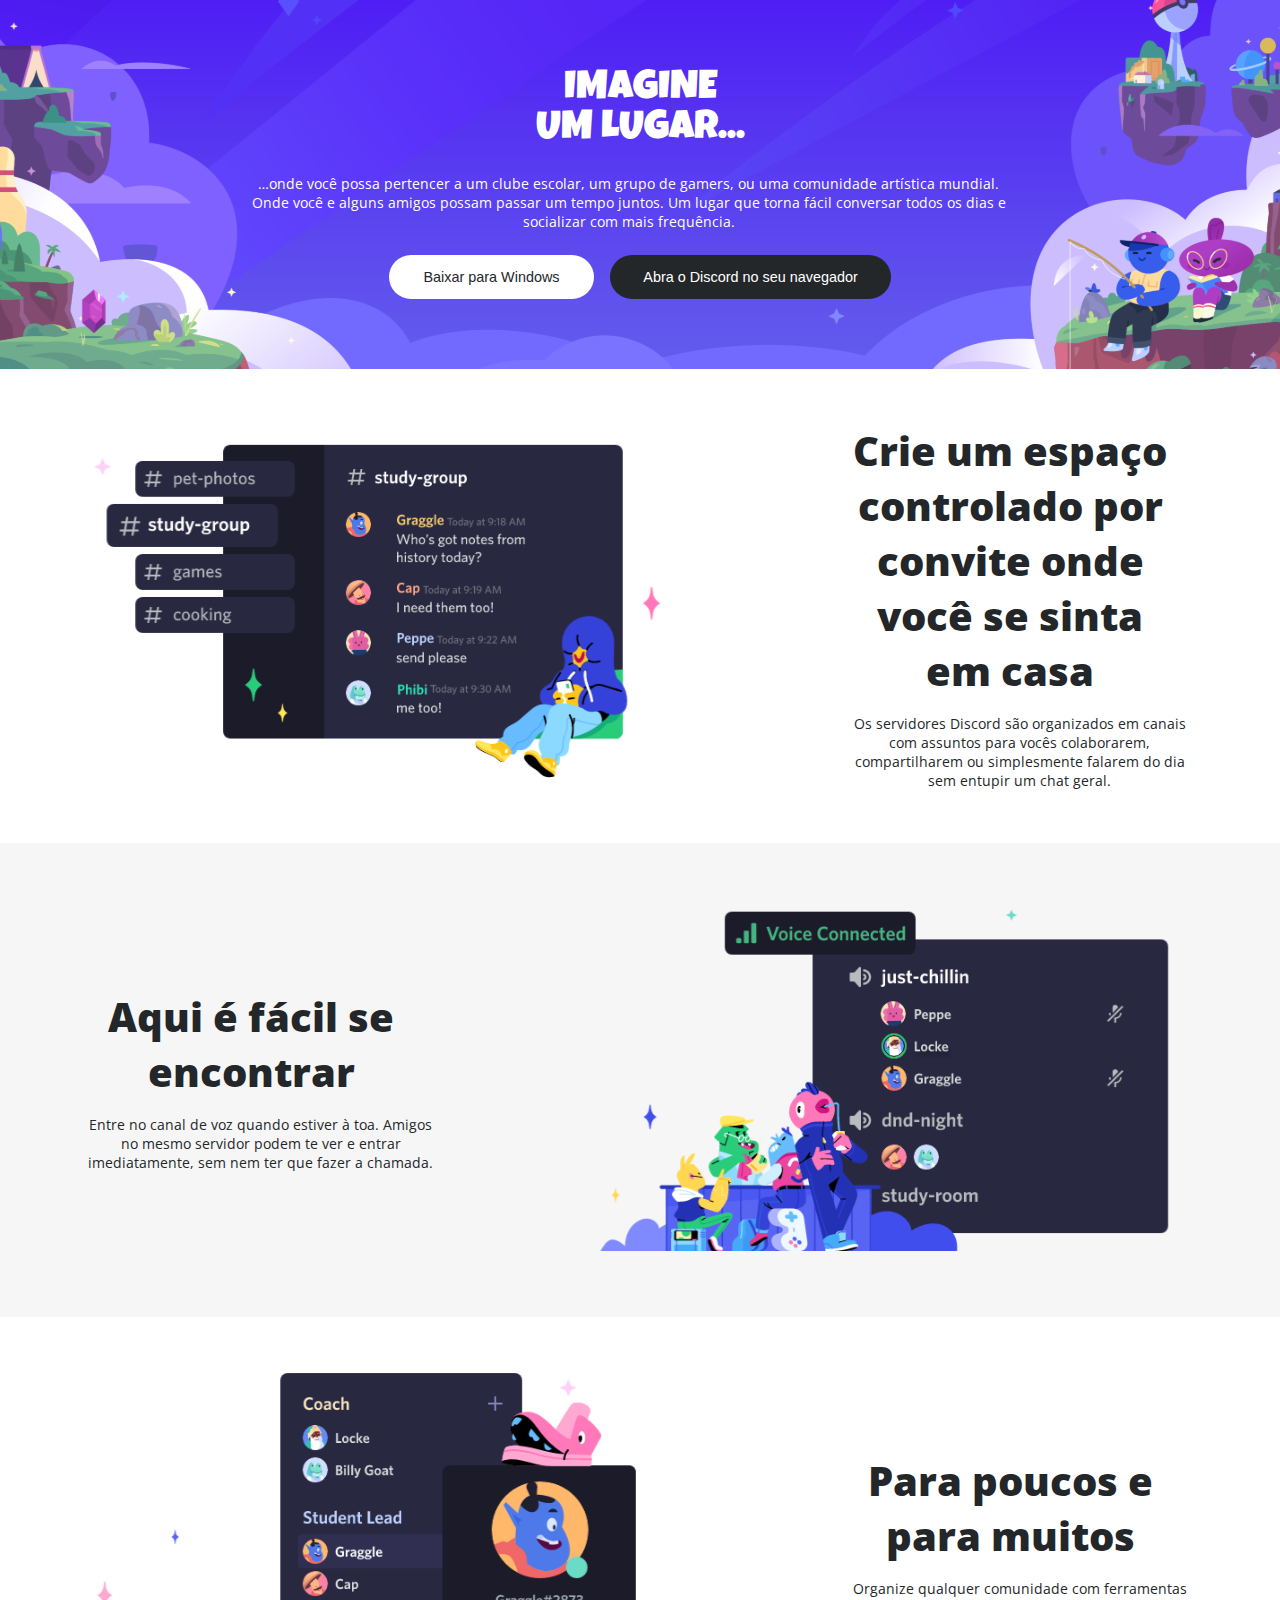
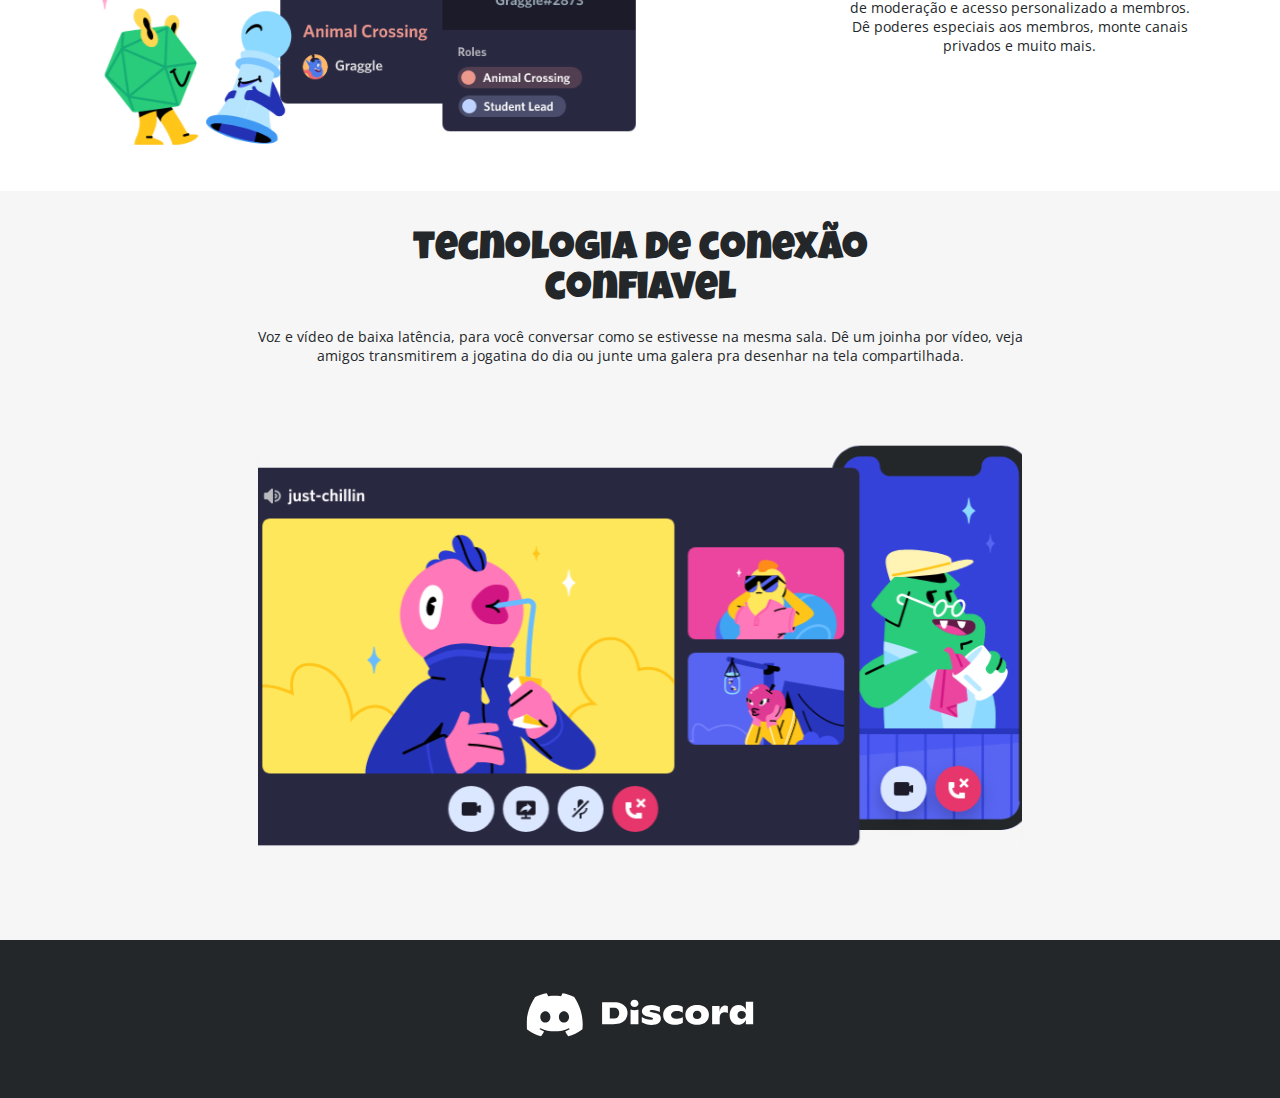
<file: index.html>
<!DOCTYPE html>
<html lang="pt-BR">
<head>
    <meta charset="UTF-8">
    <meta http-equiv="X-UA-Compatible" content="IE=edge">
    <meta name="viewport" content="width=device-width, initial-scale=1.0">
    <link rel="stylesheet" href="assets/css/style.css">
    <title>Cristiano Souza | Discord - Responsivo</title>
</head>
<body>
    <header>
        <div class="header-container">
            <h1>imagine um lugar...</h1>
            <p>…onde você possa pertencer a um clube escolar, um grupo de gamers, ou uma comunidade artística mundial. Onde você e alguns amigos possam passar um tempo juntos. Um lugar que torna fácil conversar todos os dias e socializar com mais frequência.</p>
            <div class="btn-contente">
                <button class="btn-windows">Baixar para Windows</button>
                <button class="btn-navigator">Abra o Discord no seu navegador</button>
            </div>
        </div>
    </header>
    <main>
        <section id="section-bg-01" class="main-01 section">
            <img src="assets/img/section01.svg" alt="image section 1">
            <div class="content-section">
                <div class="section-text-h2">
                    <h2>Crie um espaço controlado por convite onde você se sinta em casa</h2>
                </div>
                <div class="section-text-p">
                    <p>Os servidores Discord são organizados em canais com assuntos para vocês colaborarem, compartilharem ou simplesmente falarem do dia sem entupir um chat geral.</p>
                </div>
            </div>
        </section>
        <section id="section-bg-02" class="main-02 section">
            <img src="assets/img/section02.svg" alt="image section 2">
            <div class="content-section main02"> 
                <div class="section-text-h2">
                    <h2>Aqui é fácil se encontrar</h2>
                </div>
                <div class="section-text-p">
                    <p>Entre no canal de voz quando estiver à toa. Amigos no mesmo servidor podem te ver e entrar imediatamente, sem nem ter que fazer a chamada.</p>
                </div>
            </div>    
        </section>
        <section id="section-bg-03" class="main-03 section">
            <img src="assets/img/section03.svg" alt="image section 3">
            <div class="content-section">
                <div class="section-text-h2">
                    <h2>Para poucos e para muitos</h2>
                </div>
                <div class="section-text-p">
                    <p>Organize qualquer comunidade com ferramentas de moderação e acesso personalizado a membros. Dê poderes especiais aos membros, monte canais privados e muito mais.</p>
                </div>
            </div>       
        </section>
        <section id="section-bg-04" class="main-04 section">
            <img src="assets/img/section04.svg" alt="image section 4">
            <div class="content-section main04">
                <div class="section-text-h2 text-h2">
                    <h2>tecnologia de conexão confiavel</h2>
                </div>
                <div class="section-text-p text-p">
                    <p>Voz e vídeo de baixa latência, para você conversar como se estivesse na mesma sala. Dê um joinha por vídeo, veja amigos transmitirem a jogatina do dia ou junte uma galera pra desenhar na tela compartilhada.</p>
                </div>
            </div>
        </section>   
    </main>
    <footer>
        <img src="assets/img/logodc.svg" alt="logo Discord">
    </footer>
</body>
</html>
</file>
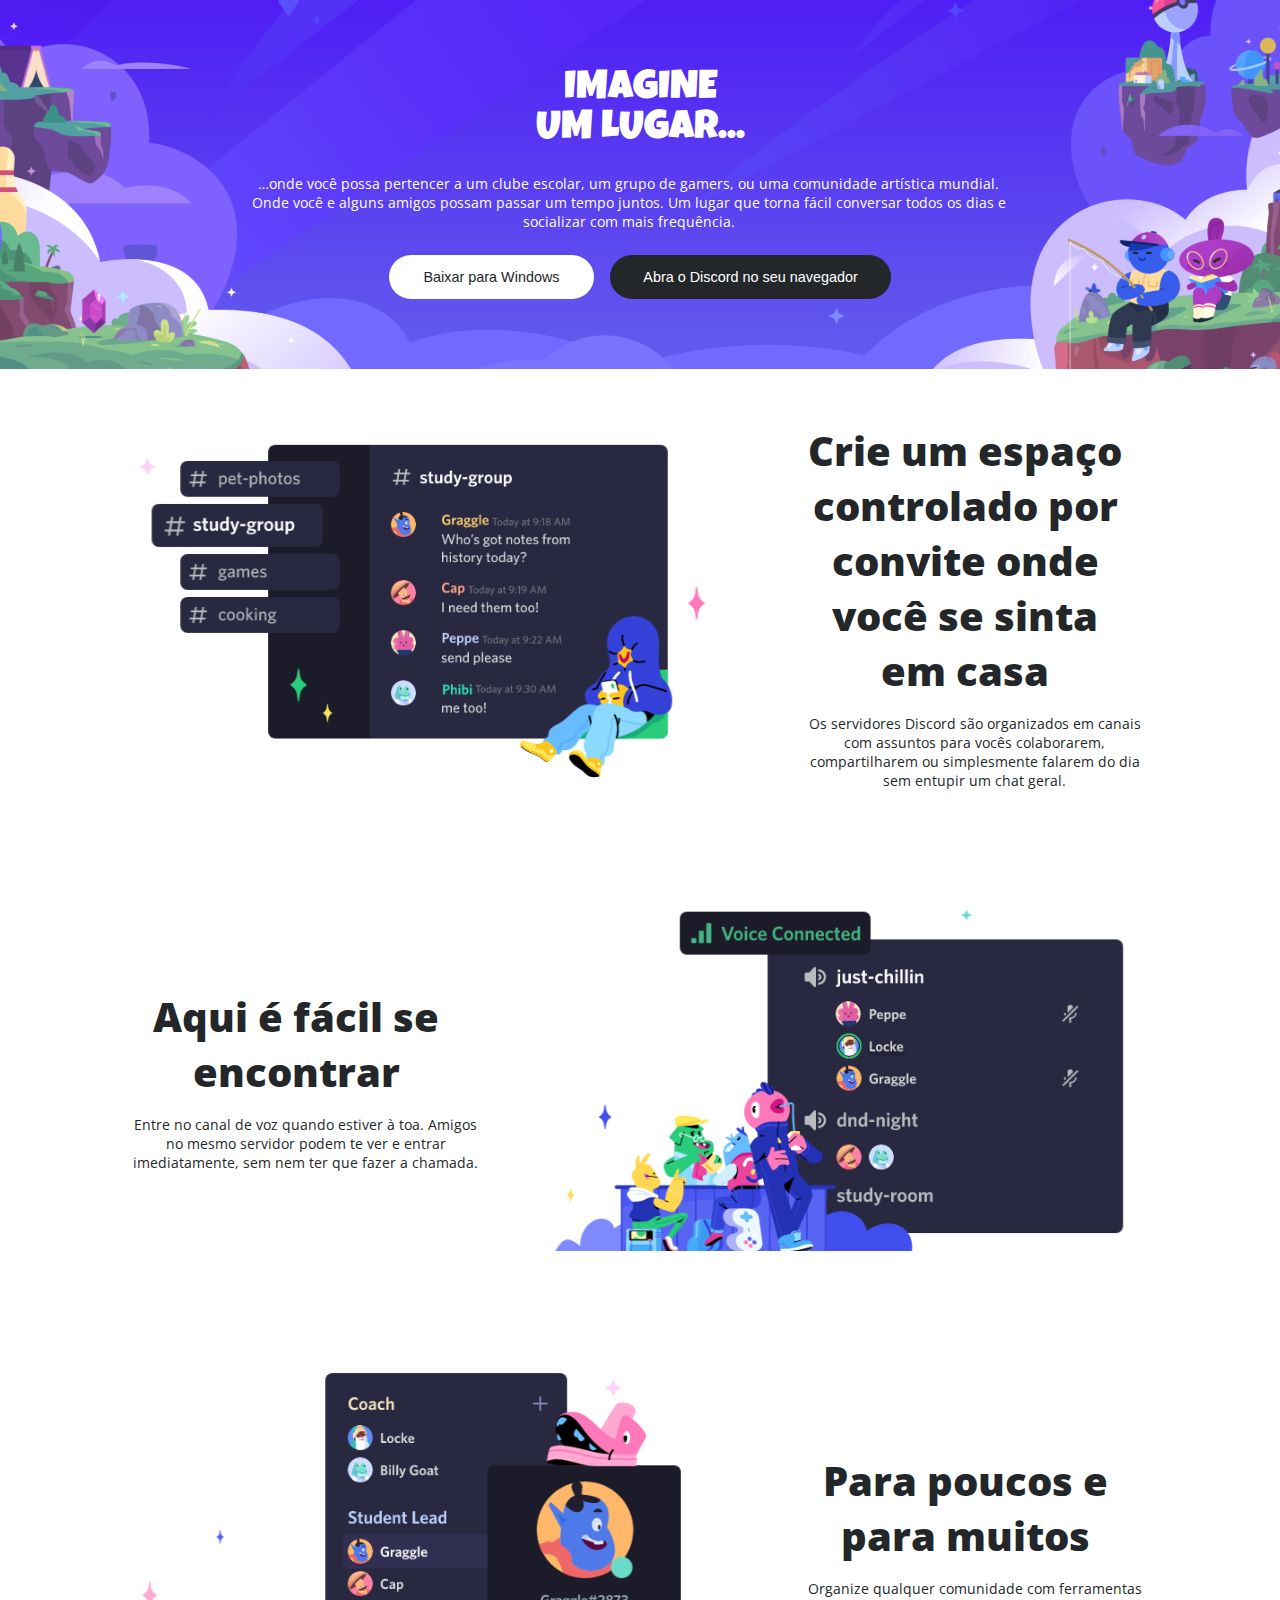
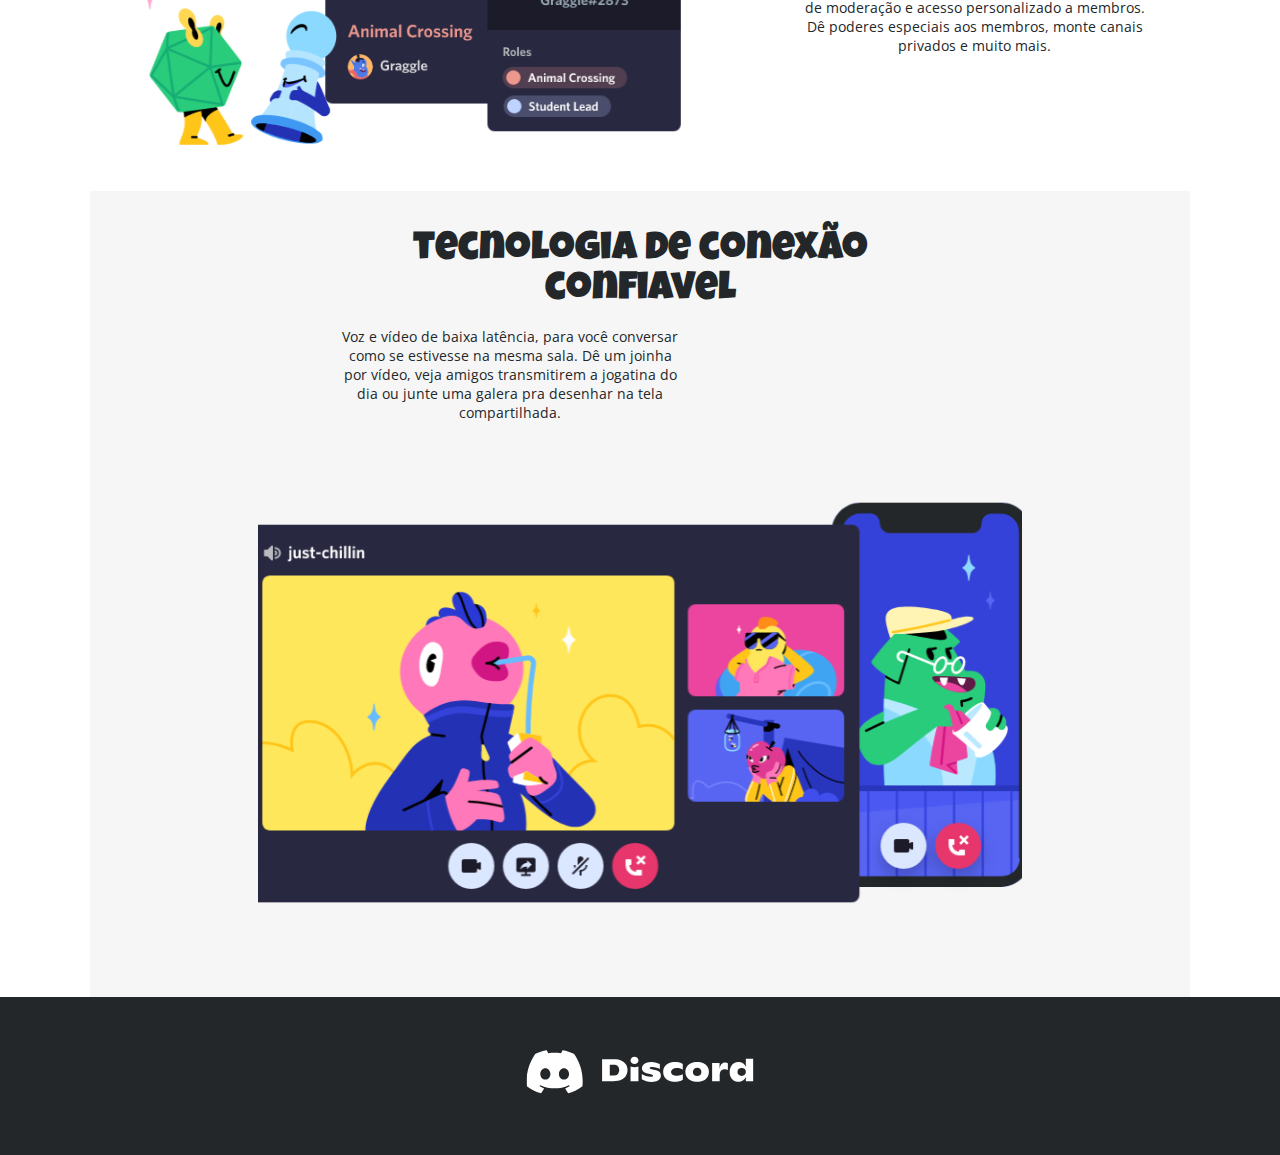
<file: assets/index.html>
<!DOCTYPE html>
<html lang="pt-BR">
<head>
    <meta charset="UTF-8">
    <meta http-equiv="X-UA-Compatible" content="IE=edge">
    <meta name="viewport" content="width=device-width, initial-scale=1.0">
    <link rel="stylesheet" href="./css/style.css">
    <title>Cristiano Souza | Discord - Responsivo</title>
</head>
<body>
    <header>
        <div class="header-container">
            <h1>imagine um lugar...</h1>
            <p>…onde você possa pertencer a um clube escolar, um grupo de gamers, ou uma comunidade artística mundial. Onde você e alguns amigos possam passar um tempo juntos. Um lugar que torna fácil conversar todos os dias e socializar com mais frequência.</p>
            <div class="btn-contente">
                <button class="btn-windows">Baixar para Windows</button>
                <button class="btn-navigator">Abra o Discord no seu navegador</button>
            </div>
        </div>
    </header>
    <main>
        <section class="main-01 section">
            <img src="./img/section01.svg" alt="image section 1">
            <div class="content-section">
                <div class="section-text-h2">
                    <h2>Crie um espaço controlado por convite onde você se sinta em casa</h2>
                </div>
                <div class="section-text-p">
                    <p>Os servidores Discord são organizados em canais com assuntos para vocês colaborarem, compartilharem ou simplesmente falarem do dia sem entupir um chat geral.</p>
                </div>
            </div>
        </section>
        <section class="main-02 section">
            <img src="./img/section02.svg" alt="image section 2">
            <div class="content-section"> 
                <div class="section-text-h2">
                    <h2>Aqui é fácil se encontrar</h2>
                </div>
                <div class="section-text-p">
                    <p>Entre no canal de voz quando estiver à toa. Amigos no mesmo servidor podem te ver e entrar imediatamente, sem nem ter que fazer a chamada.</p>
                </div>
            </div>    
        </section>
        <section class="main-03 section">
            <img src="./img/section03.svg" alt="image section 3">
            <div class="content-section">
                <div class="section-text-h2">
                    <h2>Para poucos e para muitos</h2>
                </div>
                <div class="section-text-p">
                    <p>Organize qualquer comunidade com ferramentas de moderação e acesso personalizado a membros. Dê poderes especiais aos membros, monte canais privados e muito mais.</p>
                </div>
            </div>       
        </section>
        <section class="main-04 section">
            <img src="./img/section04.svg" alt="image section 4">
            <div class="content-section main04">
                <div class="section-text-h2 text-h2">
                    <h2>tecnologia de conexão confiavel</h2>
                </div>
                <div class="section-text-p">
                    <p>Voz e vídeo de baixa latência, para você conversar como se estivesse na mesma sala. Dê um joinha por vídeo, veja amigos transmitirem a jogatina do dia ou junte uma galera pra desenhar na tela compartilhada.</p>
                </div>
            </div>
        </section>   
    </main>
    <footer>
        <img src="./img/logodc.svg" alt="logo Discord">
    </footer>
</body>
</html>
</file>
<file: assets/css/style.css>
@import url('https://fonts.googleapis.com/css2?family=Luckiest+Guy&family=Open+Sans:wght@400;800&display=swap');

:root {
    /* RESPONSIVE */
    /* COLORS */ 
    --color-primary: #23272A;
    --color-secudary: #FFF;
}
*{
    margin: 0;
    padding: 0;
    box-sizing: border-box;
}
body {
    width: 100%;
    display: flex;
    flex-direction: column; 
    overflow-x: hidden;
    overflow-y: scroll;
}
/*  Style Header  */
header {
    display: flex;
    justify-content: center;
    width: 100%;
    background: url(../img/headerbg.svg) center / cover no-repeat;
}
.header-container {
    display: flex;
    width: 328px;
    flex-direction: column;
    justify-content: center;
    padding: 70px 10px;
    gap: 24px;   
}
header h1{
    font-family: 'Luckiest Guy', sans-serif;
    font-size: 1.5rem;
    font-weight: 400;
    text-transform: uppercase;
    color: var(--color-secudary);
    width: 178px;
}
header p {
    font-family: 'Open Sans', sans-serif;
    font-size: 0.9rem;
    font-weight: 400;
    color: var(--color-secudary);
    width: 311px;  
}
.btn-contente {
    display: flex;
    flex-direction: column;
    gap: 16px;
}
.btn-windows {
    background: var(--color-secudary);
    border: none;
    font-family: 'Open Sans' sans-serif;
    font-size: 0.9rem;
    font-weight: 400; 
    color: var(--color-primary);
    width: 300px;
    height: 34px;
    border-radius: 28px;
}
.btn-navigator {
    background: var(--color-primary);
    border: none;
    font-family: 'Open Sans' sans-serif;
    font-size: 0.9rem;
    font-weight: 400;
    color: var(--color-secudary);
    width: 300px;
    height: 34px;
    border-radius: 28px;
}
/*  Style Main  */
main {
    display: flex;
    width: 100%;
    flex-direction: column;
    justify-content: center;
    align-items: center;
}
.section {
    width: 100%;
    display: flex;
    flex-direction: column;
    padding: 40px 24px;
    justify-content: center;
    gap: 27px;
}
.section img {
    width: 100%;
    display: flex;
    margin: auto;
}
.section-text-h2 h2 {
    font-family: 'Open Sans', sans-serif;
    font-size: 1.5em;
    font-weight: 800;
    color: var(--color-primary);
    width: 329px; 
}
.section-text-p p {
    font-family: 'Open Sans', sans-serif;
    font-size: 0.9rem;
    font-weight: 400;
    color: var(--color-primary);
    width: 329px;    
}
.text-h2 h2 {
    font-family: 'Luckiest Guy', sans-serif;
    font-size: 1.5rem;
    font-weight: 400;
    color: var(--color-primary);
    width: 329px;   
}
.main-01, .main-03 {
    margin: auto;
}
.main-04 {
    display: flex;
    flex-direction: column-reverse; 
    background: #F6F6F6;
}
.main-04 img {
    width: 329px;
    
}
.content-section {
    margin: auto;
    display: flex;
    flex-direction: column;
    gap: 16px;
}
#section-bg-04, #section-bg-02 {
    width: 100%;
    background: #F6F6F6;  
}
#section-bg-01, #section-bg-03 {
    width: 100%;
}

/*  Style Footer  */

footer {
    background: var(--color-primary);
    width: 100%;
    display: flex;
    justify-content: center;
    align-items: center;
    padding: 44px 133px 51px;
}
footer img {
    display: flex;
    justify-content: center;
    align-items: center;
    width: 10rem;   
}

/*  Media query  Small  640px  */

@media (min-width: 640px){

    header {
        background: url(../img/headerbgd.svg) center / cover no-repeat; 
    }
    header h1 {
        margin: auto;
        text-align: center;
        font-size: 2.5rem;
        width: 210px;  
    }
    .section {
        width: 500px;
        margin: auto;
    }
    .section img {
        width: 100%;
    }
    .content-section {
        margin: auto;
        text-align: center;
    }
   }

/*  Media query  Medium 840px  */

@media (min-width: 840px){ 

    header {
        width: 100%;
        height: auto;
        background: url(../img/headerbgd.svg) center / cover no-repeat;
    }
    .header-container {
         width: 800px; 
     }
    header p {
        width: 757px;
        text-align: center;  
    }
    .btn-contente {
       flex-direction: row;
       justify-content: center;
    }
    .btn-windows {
        width: 205px;
        height: 44px;   
    }
    .btn-navigator {
        width: 281px;
        height: 44px;
    }
    .section {
        width: 820px;
        flex-direction: row; 
    }
    .main-02, .main-04 {
        flex-direction: row-reverse;
    }
    .main-02, .main-03{
        align-items: center;
    }
    .section img {
        width: 507px;
        height: 300px;  
    }
    .section-text-h2 h2 {
        width: 325px;
        
    }
    .section-text-p p {
        width: 315px;   
    }
    footer img {
        width: 230px;
        height: 63px;
    }
}

/*  Media query Large 1200px  */

@media (min-width: 1200px) {

    .section {
        width: 1100px;
        flex-direction: row; 
    }
    .main-02 {
        flex-direction: row-reverse;
    }
    .section img {
        width: 607px;
        height: 394px;  
    }
    .section-text-h2 h2 {
        width: 329px;
        font-size: 2.5rem; 
    }
    .section-text-p p {
        width: 348px;
    }
    .main-04 {
        flex-direction: column-reverse;
        align-items: center;
    }
    .main-04 img {
        width: 784px;
        height: 508px;
        
    }
    .main-04 .text-h2 h2 {
        width: 608px;
        margin: auto;
        align-items: center;
        text-align: center;        
    }
    .text-p p {
        width: 802px;
        text-align: center;  
    }
    footer img {
        width: 230px;
        height: 63px;
    }
    
}
</file>
